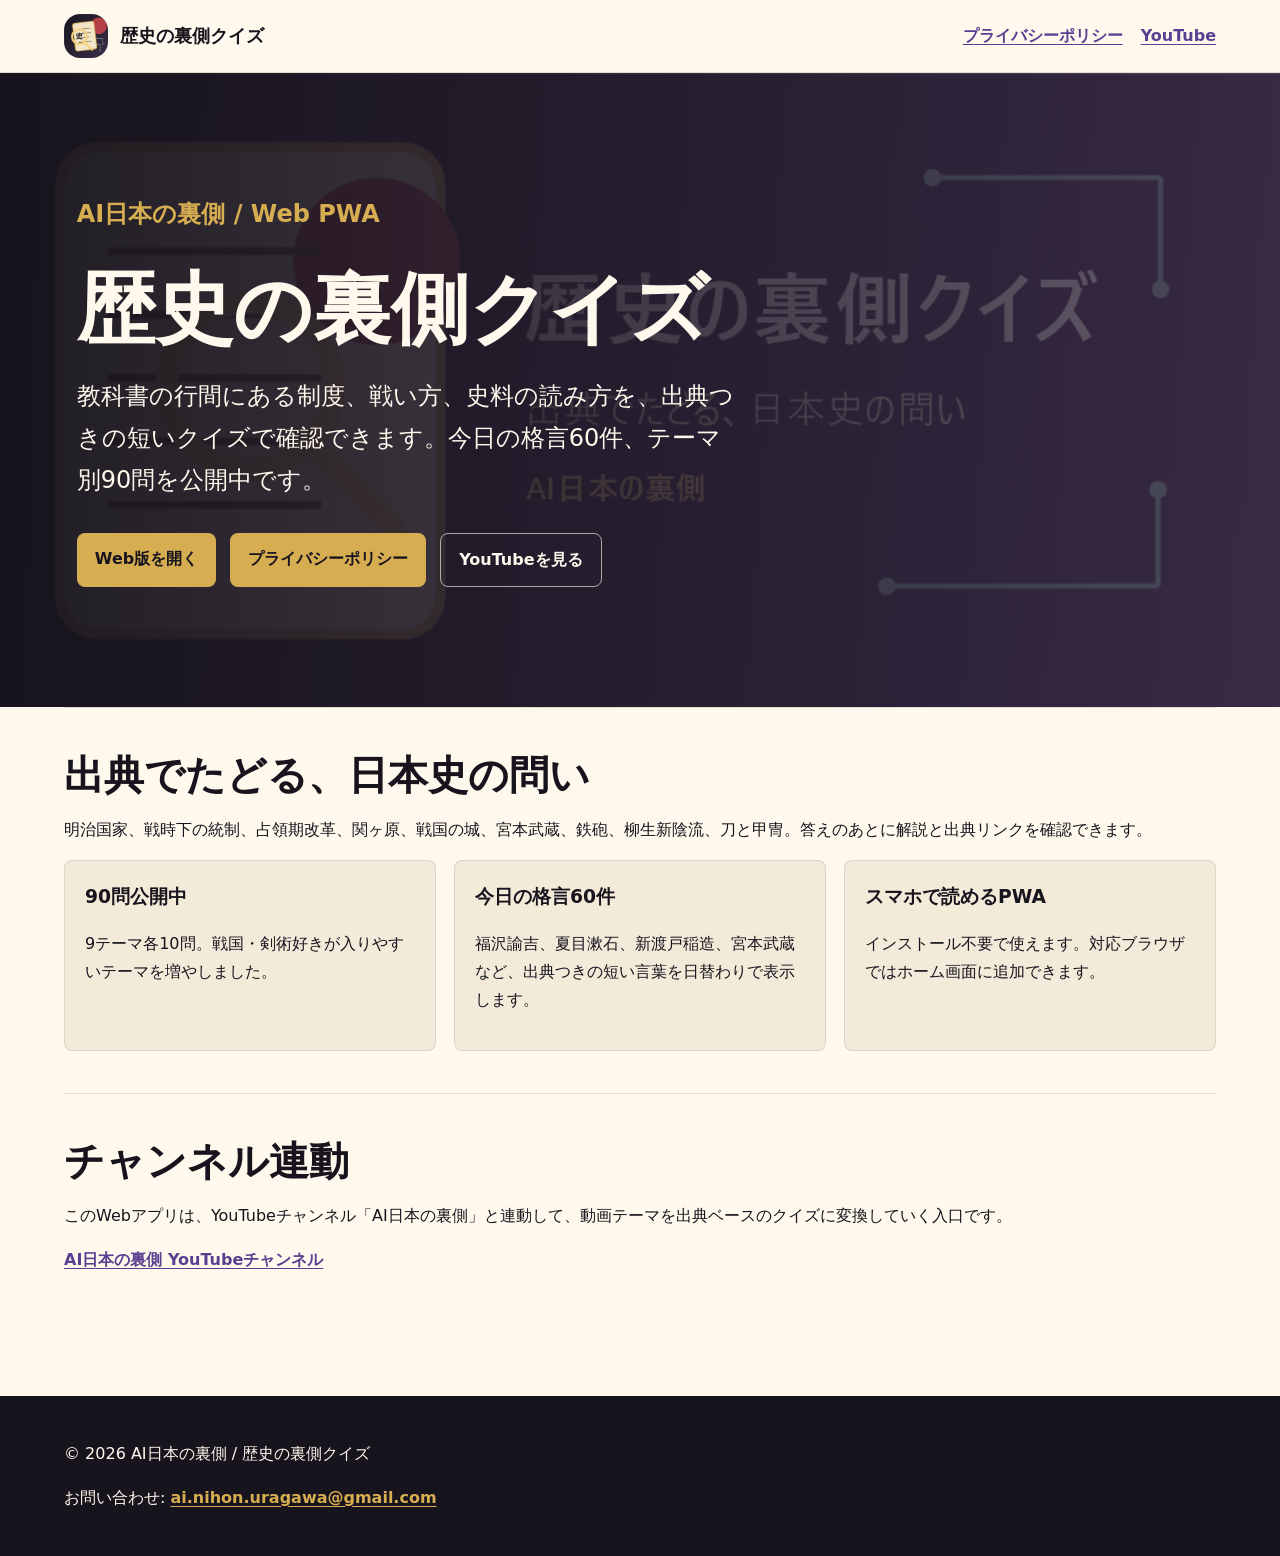
<file: index.html>
<!doctype html>
<html lang="ja">
<head>
  <meta charset="utf-8">
  <meta name="viewport" content="width=device-width, initial-scale=1">
  <title>歴史の裏側クイズ | AI日本の裏側</title>
  <meta name="description" content="AI日本の裏側と連動した出典つき歴史クイズWebアプリ。今日の格言、今日の1問、戦国・剣術・制度史など9テーマ90問を公開中。">
  <meta property="og:title" content="歴史の裏側クイズ | AI日本の裏側">
  <meta property="og:description" content="出典つき90問と今日の格言60件。戦国・剣術・制度史をスマホで腕試し。">
  <meta property="og:type" content="website">
  <meta property="og:url" content="https://ainihonuragawa-lang.github.io/history-quiz-pages/">
  <meta property="og:image" content="https://ainihonuragawa-lang.github.io/history-quiz-pages/assets/feature-graphic-1024x500.png">
  <meta name="twitter:card" content="summary_large_image">
  <link rel="stylesheet" href="styles.css">
</head>
<body>
  <header class="site-header">
    <a class="brand" href="index.html" aria-label="歴史の裏側クイズ">
      <img src="assets/app-icon-512.png" alt="">
      <span>歴史の裏側クイズ</span>
    </a>
    <nav class="nav" aria-label="主要リンク">
      <a href="privacy.html">プライバシーポリシー</a>
      <a href="https://www.youtube.com/@AI%E6%97%A5%E6%9C%AC%E3%81%AE%E8%A3%8F%E5%81%B4" rel="noopener">YouTube</a>
    </nav>
  </header>

  <section class="hero">
    <div class="hero-content">
      <p class="eyebrow">AI日本の裏側 / Web PWA</p>
      <h1>歴史の裏側クイズ</h1>
      <p>教科書の行間にある制度、戦い方、史料の読み方を、出典つきの短いクイズで確認できます。今日の格言60件、テーマ別90問を公開中です。</p>
      <div class="actions">
        <a class="button primary" href="app/">Web版を開く</a>
        <a class="button" href="privacy.html">プライバシーポリシー</a>
        <a class="button secondary" href="https://www.youtube.com/@AI%E6%97%A5%E6%9C%AC%E3%81%AE%E8%A3%8F%E5%81%B4" rel="noopener">YouTubeを見る</a>
      </div>
    </div>
  </section>

  <main>
    <section class="section">
      <h2>出典でたどる、日本史の問い</h2>
      <p>明治国家、戦時下の統制、占領期改革、関ヶ原、戦国の城、宮本武蔵、鉄砲、柳生新陰流、刀と甲冑。答えのあとに解説と出典リンクを確認できます。</p>
      <div class="grid">
        <div class="panel">
          <h3>90問公開中</h3>
          <p>9テーマ各10問。戦国・剣術好きが入りやすいテーマを増やしました。</p>
        </div>
        <div class="panel">
          <h3>今日の格言60件</h3>
          <p>福沢諭吉、夏目漱石、新渡戸稲造、宮本武蔵など、出典つきの短い言葉を日替わりで表示します。</p>
        </div>
        <div class="panel">
          <h3>スマホで読めるPWA</h3>
          <p>インストール不要で使えます。対応ブラウザではホーム画面に追加できます。</p>
        </div>
      </div>
    </section>

    <section class="section">
      <h2>チャンネル連動</h2>
      <p>このWebアプリは、YouTubeチャンネル「AI日本の裏側」と連動して、動画テーマを出典ベースのクイズに変換していく入口です。</p>
      <p><a href="https://www.youtube.com/@AI%E6%97%A5%E6%9C%AC%E3%81%AE%E8%A3%8F%E5%81%B4" rel="noopener">AI日本の裏側 YouTubeチャンネル</a></p>
    </section>
  </main>

  <footer class="site-footer">
    <p>&copy; 2026 AI日本の裏側 / 歴史の裏側クイズ</p>
    <p>お問い合わせ: <a href="mailto:ai.nihon.uragawa@gmail.com">ai.nihon.uragawa@gmail.com</a></p>
  </footer>
</body>
</html>
</file>
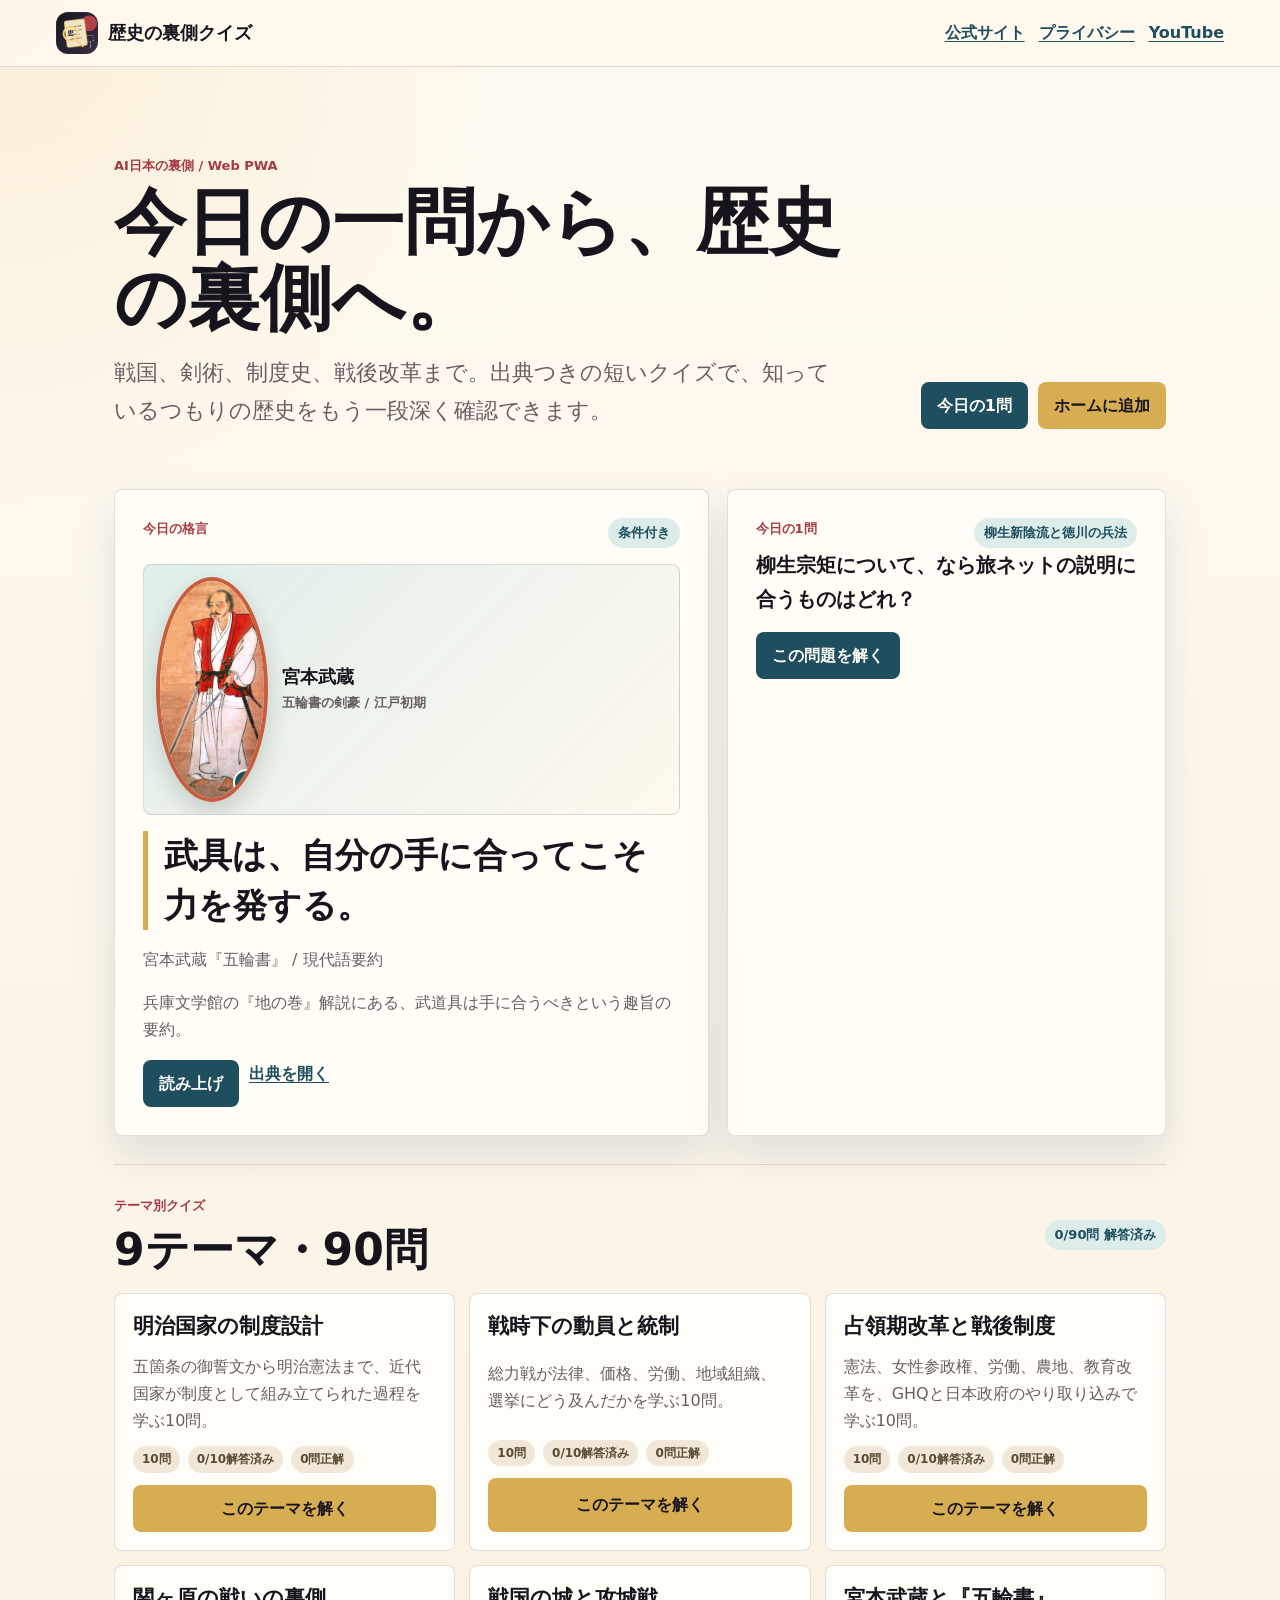
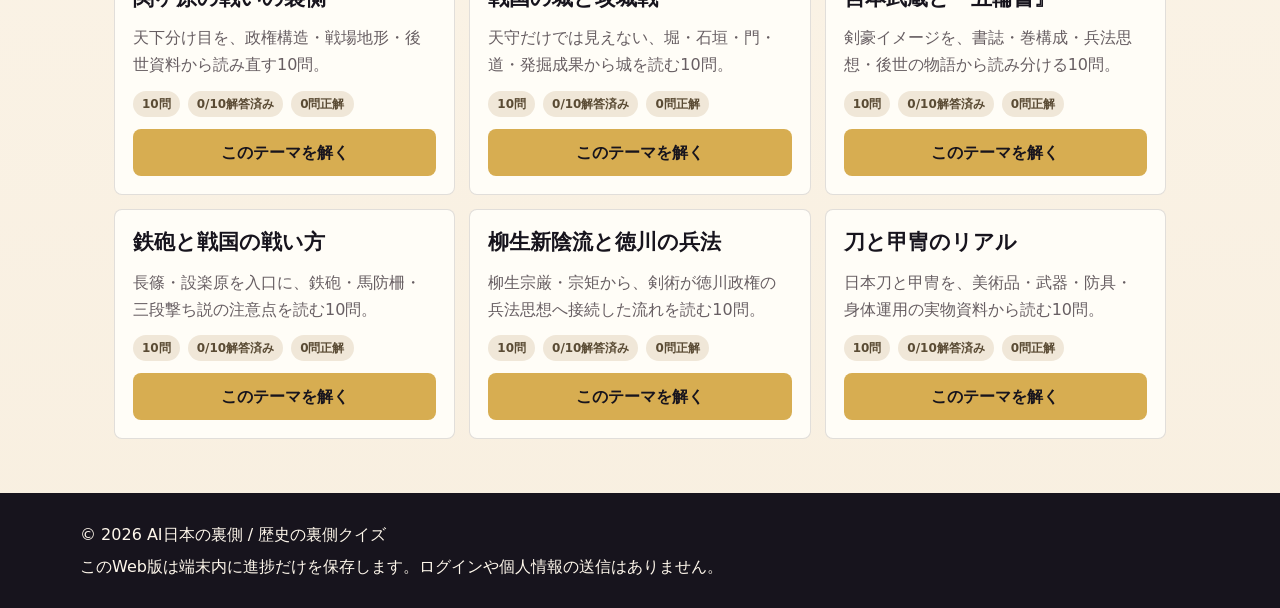
<file: app/index.html>
<!doctype html>
<html lang="ja">
<head>
  <meta charset="utf-8">
  <meta name="viewport" content="width=device-width, initial-scale=1">
  <meta name="theme-color" content="#1f4e5f">
  <meta name="description" content="AI日本の裏側と連動した、出典つき歴史クイズPWA。今日の格言、今日の1問、テーマ別90問をスマホで読めます。">
  <title>歴史の裏側クイズ Web版 | AI日本の裏側</title>
  <link rel="manifest" href="manifest.webmanifest">
  <link rel="icon" href="../assets/app-icon-512.png">
  <link rel="apple-touch-icon" href="../assets/app-icon-512.png">
  <link rel="stylesheet" href="styles.css">
</head>
<body>
  <header class="app-header">
    <a class="brand" href="./" aria-label="歴史の裏側クイズ Web版">
      <img src="../assets/app-icon-512.png" alt="">
      <span>歴史の裏側クイズ</span>
    </a>
    <nav class="nav" aria-label="主要リンク">
      <a href="../index.html">公式サイト</a>
      <a href="../privacy.html">プライバシー</a>
      <a href="https://www.youtube.com/@AI%E6%97%A5%E6%9C%AC%E3%81%AE%E8%A3%8F%E5%81%B4" rel="noopener">YouTube</a>
    </nav>
  </header>

  <main>
    <section class="hero">
      <div>
        <p class="eyebrow">AI日本の裏側 / Web PWA</p>
        <h1>今日の一問から、歴史の裏側へ。</h1>
        <p>戦国、剣術、制度史、戦後改革まで。出典つきの短いクイズで、知っているつもりの歴史をもう一段深く確認できます。</p>
      </div>
      <div class="hero-actions" aria-label="クイック操作">
        <button class="primary-action" id="start-today-question" type="button">今日の1問</button>
        <button class="secondary-action" id="install-button" type="button" hidden>ホームに追加</button>
      </div>
    </section>

    <section class="daily-grid" id="today-question" aria-label="今日のコンテンツ">
      <article class="panel quote-panel">
        <div class="panel-head">
          <p class="section-label">今日の格言</p>
          <span class="certainty" id="quote-certainty">読み込み中</span>
        </div>
        <div class="character-stage quote-character" id="quote-character" aria-live="polite">
          <div class="character-avatar" id="quote-avatar" aria-hidden="true"></div>
          <div class="character-caption">
            <strong id="quote-character-name">読み込み中</strong>
            <span id="quote-character-role"></span>
          </div>
        </div>
        <blockquote id="quote-text">読み込み中...</blockquote>
        <p class="quote-meta" id="quote-meta"></p>
        <p class="quote-note" id="quote-note"></p>
        <div class="inline-actions">
          <button type="button" id="speak-quote">読み上げ</button>
          <a id="quote-source" href="#" rel="noopener">出典を開く</a>
        </div>
      </article>

      <article class="panel question-panel">
        <div class="panel-head">
          <p class="section-label">今日の1問</p>
          <span id="today-theme">読み込み中</span>
        </div>
        <p class="prompt" id="today-prompt">読み込み中...</p>
        <div class="inline-actions">
          <button type="button" id="open-today-question">この問題を解く</button>
        </div>
      </article>
    </section>

    <section class="section" id="themes">
      <div class="section-title">
        <div>
          <p class="section-label">テーマ別クイズ</p>
          <h2>9テーマ・90問</h2>
        </div>
        <p class="saved-state" id="saved-state">進捗を読み込み中</p>
      </div>
      <div class="theme-list" id="theme-list"></div>
    </section>

    <section class="quiz-shell" id="quiz-shell" hidden>
      <div class="quiz-top">
        <button type="button" class="ghost-button" id="back-to-themes">テーマ一覧へ</button>
        <p id="quiz-progress"></p>
      </div>
      <article class="panel quiz-card">
        <div class="panel-head">
          <p class="section-label" id="quiz-theme"></p>
          <span class="certainty" id="quiz-certainty"></span>
        </div>
        <div class="character-stage quiz-character" id="quiz-character" aria-live="polite">
          <div class="character-avatar" id="quiz-avatar" aria-hidden="true"></div>
          <div class="character-caption">
            <strong id="quiz-character-name">史料読み係</strong>
            <span id="quiz-character-role"></span>
          </div>
        </div>
        <h2 id="quiz-prompt"></h2>
        <div class="choice-list" id="choice-list"></div>
        <div class="result" id="result" hidden>
          <p class="result-title" id="result-title"></p>
          <p id="result-explanation"></p>
          <p id="contested-note" class="contested-note"></p>
          <div class="source-list" id="source-list"></div>
          <div class="inline-actions">
            <button type="button" id="next-question">次の問題</button>
            <button type="button" id="retry-question">もう一度</button>
          </div>
        </div>
      </article>
    </section>
  </main>

  <footer class="app-footer">
    <p>&copy; 2026 AI日本の裏側 / 歴史の裏側クイズ</p>
    <p>このWeb版は端末内に進捗だけを保存します。ログインや個人情報の送信はありません。</p>
  </footer>

  <script src="app.js" type="module"></script>
</body>
</html>
</file>
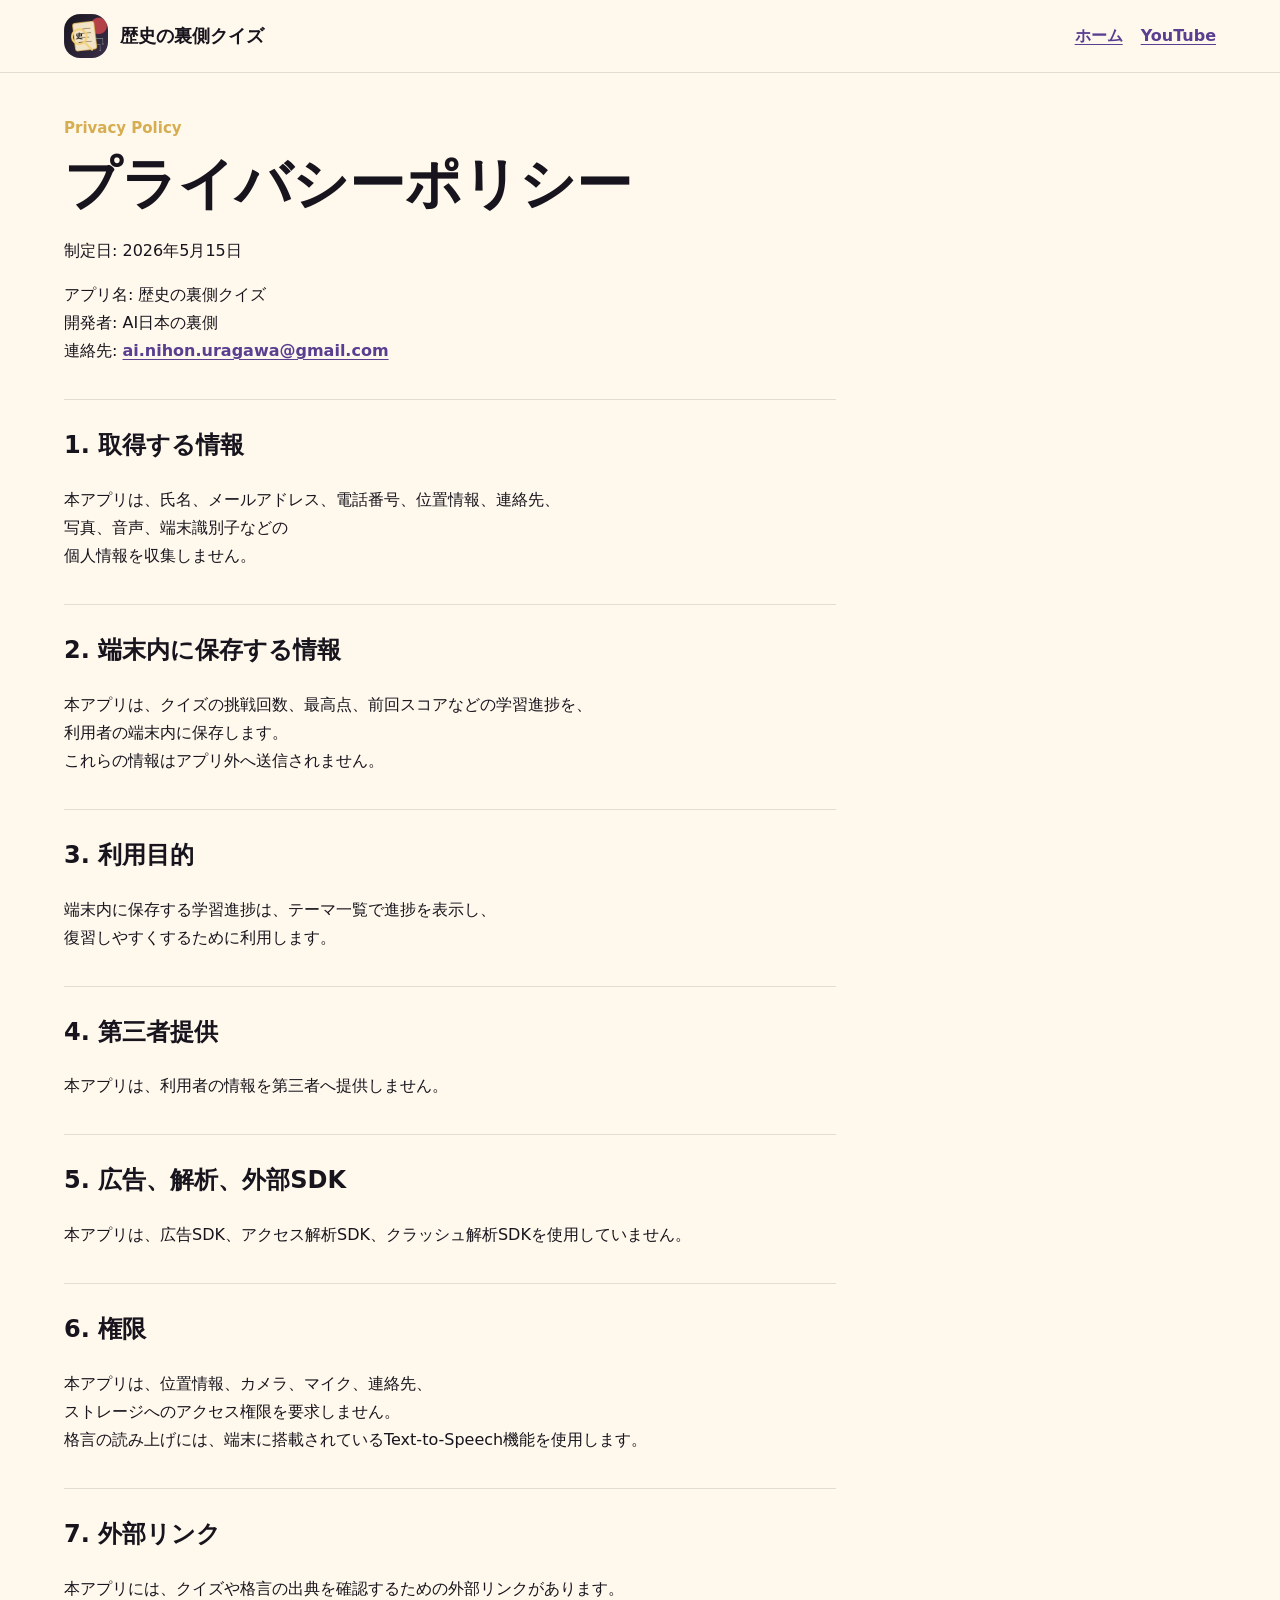
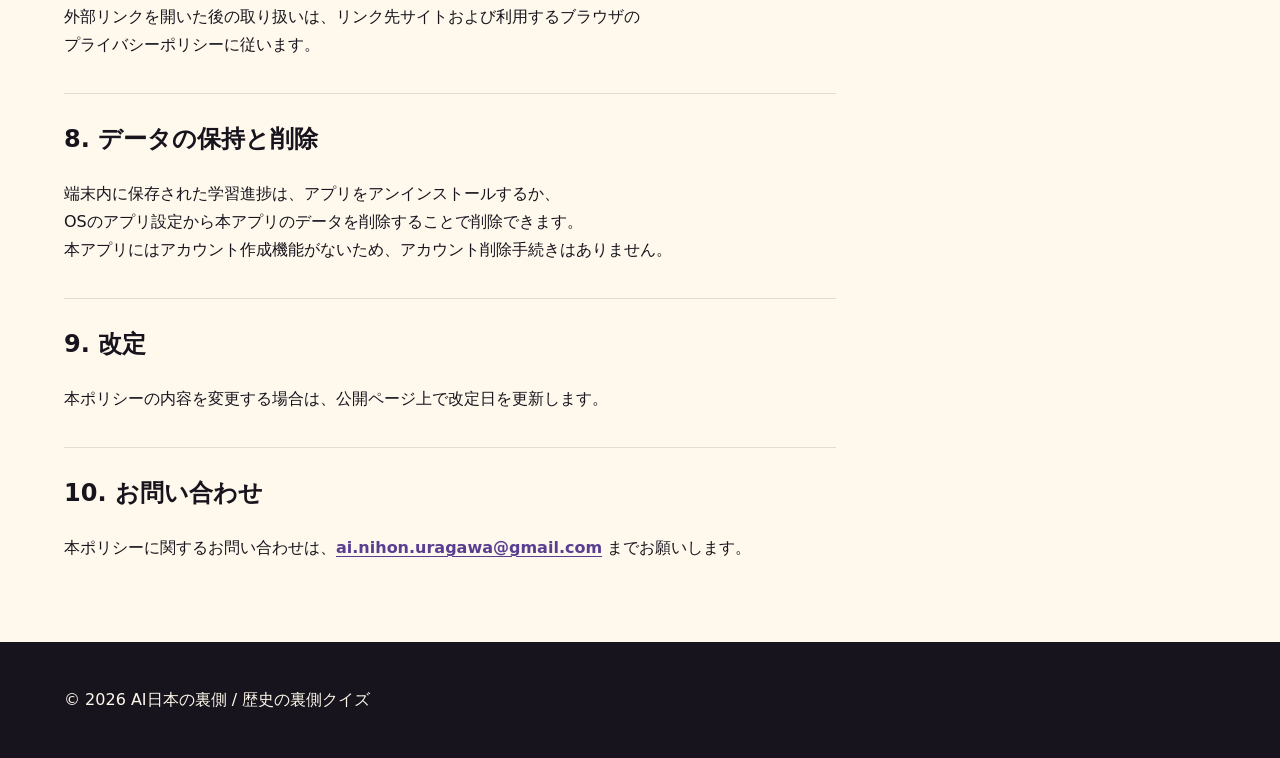
<file: privacy.html>
<!doctype html>
<html lang="ja">
<head>
  <meta charset="utf-8">
  <meta name="viewport" content="width=device-width, initial-scale=1">
  <title>プライバシーポリシー | 歴史の裏側クイズ</title>
  <meta name="description" content="Androidアプリ「歴史の裏側クイズ」のプライバシーポリシーです。">
  <link rel="stylesheet" href="styles.css">
</head>
<body>
  <header class="site-header">
    <a class="brand" href="index.html" aria-label="歴史の裏側クイズ">
      <img src="assets/app-icon-512.png" alt="">
      <span>歴史の裏側クイズ</span>
    </a>
    <nav class="nav" aria-label="主要リンク">
      <a href="index.html">ホーム</a>
      <a href="https://www.youtube.com/@AI%E6%97%A5%E6%9C%AC%E3%81%AE%E8%A3%8F%E5%81%B4" rel="noopener">YouTube</a>
    </nav>
  </header>

  <main class="policy">
    <p class="eyebrow">Privacy Policy</p>
    <h1>プライバシーポリシー</h1>
    <p>制定日: 2026年5月15日</p>
    <p>アプリ名: 歴史の裏側クイズ<br>開発者: AI日本の裏側<br>連絡先: <a href="mailto:ai.nihon.uragawa@gmail.com">ai.nihon.uragawa@gmail.com</a></p>

    <h2>1. 取得する情報</h2>
    <p>本アプリは、氏名、メールアドレス、電話番号、位置情報、連絡先、<br>写真、音声、端末識別子などの<br>個人情報を収集しません。</p>

    <h2>2. 端末内に保存する情報</h2>
    <p>本アプリは、クイズの挑戦回数、最高点、前回スコアなどの学習進捗を、<br>利用者の端末内に保存します。<br>これらの情報はアプリ外へ送信されません。</p>

    <h2>3. 利用目的</h2>
    <p>端末内に保存する学習進捗は、テーマ一覧で進捗を表示し、<br>復習しやすくするために利用します。</p>

    <h2>4. 第三者提供</h2>
    <p>本アプリは、利用者の情報を第三者へ提供しません。</p>

    <h2>5. 広告、解析、外部SDK</h2>
    <p>本アプリは、広告SDK、アクセス解析SDK、クラッシュ解析SDKを使用していません。</p>

    <h2>6. 権限</h2>
    <p>本アプリは、位置情報、カメラ、マイク、連絡先、<br>ストレージへのアクセス権限を要求しません。<br>格言の読み上げには、端末に搭載されているText-to-Speech機能を使用します。</p>

    <h2>7. 外部リンク</h2>
    <p>本アプリには、クイズや格言の出典を確認するための外部リンクがあります。<br>外部リンクを開いた後の取り扱いは、リンク先サイトおよび利用するブラウザの<br>プライバシーポリシーに従います。</p>

    <h2>8. データの保持と削除</h2>
    <p>端末内に保存された学習進捗は、アプリをアンインストールするか、<br>OSのアプリ設定から本アプリのデータを削除することで削除できます。<br>本アプリにはアカウント作成機能がないため、アカウント削除手続きはありません。</p>

    <h2>9. 改定</h2>
    <p>本ポリシーの内容を変更する場合は、公開ページ上で改定日を更新します。</p>

    <h2>10. お問い合わせ</h2>
    <p>本ポリシーに関するお問い合わせは、<a href="mailto:ai.nihon.uragawa@gmail.com">ai.nihon.uragawa@gmail.com</a> までお願いします。</p>
  </main>

  <footer class="site-footer">
    <p>© 2026 AI日本の裏側 / 歴史の裏側クイズ</p>
  </footer>
</body>
</html>
</file>
<file: styles.css>
:root {
  color-scheme: light;
  --ink: #17141d;
  --paper: #fff8ec;
  --paper-muted: #f3ead9;
  --gold: #d7ad51;
  --vermillion: #b54148;
  --sage: #8fb7a6;
  --violet: #342842;
}

* {
  box-sizing: border-box;
}

body {
  margin: 0;
  background: var(--paper);
  color: var(--ink);
  font-family: "Yu Gothic UI", "Meiryo", system-ui, sans-serif;
  line-height: 1.75;
  overflow-x: hidden;
}

h1,
h2,
h3,
p,
a,
span {
  overflow-wrap: anywhere;
  word-break: break-all;
}

a {
  color: #5a3f91;
  font-weight: 700;
  text-decoration-thickness: 0.08em;
  text-underline-offset: 0.18em;
}

.site-header {
  align-items: center;
  background: rgba(255, 248, 236, 0.94);
  border-bottom: 1px solid rgba(23, 20, 29, 0.12);
  display: flex;
  justify-content: space-between;
  padding: 14px clamp(20px, 5vw, 64px);
  position: sticky;
  top: 0;
  z-index: 10;
}

.brand {
  align-items: center;
  color: var(--ink);
  display: inline-flex;
  gap: 12px;
  text-decoration: none;
}

.brand img {
  border-radius: 16px;
  height: 44px;
  width: 44px;
}

.brand span {
  font-size: 18px;
  font-weight: 800;
}

.nav {
  display: flex;
  gap: 18px;
}

.hero {
  background:
    linear-gradient(90deg, rgba(23, 20, 29, 0.96), rgba(52, 40, 66, 0.76)),
    url("assets/feature-graphic-1024x500.png") center / cover no-repeat;
  color: var(--paper);
  max-width: 100vw;
  min-height: 68vh;
  overflow-x: hidden;
  padding: clamp(64px, 10vw, 120px) clamp(22px, 6vw, 80px);
}

.hero-content {
  max-width: 720px;
  min-width: 0;
  width: 100%;
}

.eyebrow {
  color: var(--gold);
  font-size: 15px;
  font-weight: 800;
  letter-spacing: 0;
  margin: 0 0 12px;
}

h1 {
  font-size: clamp(42px, 8vw, 78px);
  line-height: 1.1;
  margin: 0 0 22px;
}

.hero p {
  font-size: clamp(18px, 2.2vw, 24px);
  margin: 0 0 32px;
  max-width: min(100%, 660px);
  width: 100%;
}

.actions {
  display: flex;
  flex-wrap: wrap;
  gap: 14px;
}

.button {
  background: var(--gold);
  border-radius: 8px;
  color: var(--ink);
  display: inline-flex;
  padding: 12px 18px;
  text-decoration: none;
}

.button.secondary {
  background: transparent;
  border: 1px solid rgba(255, 248, 236, 0.62);
  color: var(--paper);
}

main {
  max-width: 100vw;
  overflow-x: hidden;
  padding: 0 clamp(20px, 5vw, 64px) 64px;
}

.section {
  border-top: 1px solid rgba(23, 20, 29, 0.12);
  min-width: 0;
  padding: 42px 0;
}

.section p,
.policy p {
  max-width: 100%;
  width: 100%;
}

.section h2 {
  font-size: clamp(26px, 4vw, 40px);
  line-height: 1.25;
  margin: 0 0 16px;
}

.grid {
  display: grid;
  gap: 18px;
  grid-template-columns: repeat(auto-fit, minmax(220px, 1fr));
}

.panel {
  background: var(--paper-muted);
  border: 1px solid rgba(23, 20, 29, 0.10);
  border-radius: 8px;
  min-width: 0;
  padding: 20px;
}

.panel h3 {
  margin: 0 0 8px;
}

.policy {
  max-width: 900px;
  padding-top: 42px;
}

.policy h1 {
  color: var(--ink);
  font-size: clamp(34px, 6vw, 56px);
}

.policy h2 {
  border-top: 1px solid rgba(23, 20, 29, 0.12);
  margin-top: 34px;
  padding-top: 24px;
}

.site-footer {
  background: var(--ink);
  color: var(--paper);
  padding: 28px clamp(20px, 5vw, 64px);
}

.site-footer a {
  color: var(--gold);
}

@media (max-width: 720px) {
  .site-header {
    align-items: flex-start;
    flex-direction: column;
    gap: 10px;
  }

  .nav {
    flex-wrap: wrap;
  }

  .hero p,
  .section p,
  .policy p {
    max-width: calc(100vw - 48px);
  }
}
</file>
<file: app/styles.css>
:root {
  color-scheme: light;
  --ink: #17141d;
  --muted: #675e62;
  --paper: #fff8ec;
  --paper-strong: #fffdf7;
  --line: rgba(23, 20, 29, 0.13);
  --gold: #d7ad51;
  --teal: #1f4e5f;
  --teal-soft: #dbece9;
  --red: #a53b43;
  --green: #2f7656;
  --shadow: 0 18px 42px rgba(31, 78, 95, 0.12);
}

* {
  box-sizing: border-box;
}

html {
  background: var(--paper);
}

body {
  margin: 0;
  background:
    radial-gradient(circle at 0 0, rgba(215, 173, 81, 0.16), transparent 32rem),
    linear-gradient(180deg, #fffaf1 0%, #f8efe0 100%);
  color: var(--ink);
  font-family: "Yu Gothic UI", "Meiryo", system-ui, sans-serif;
  line-height: 1.7;
  min-height: 100vh;
}

button,
a {
  font: inherit;
}

a {
  color: var(--teal);
  font-weight: 800;
  text-decoration-thickness: 0.08em;
  text-underline-offset: 0.16em;
}

button {
  border: 0;
  cursor: pointer;
}

.app-header {
  align-items: center;
  background: rgba(255, 248, 236, 0.94);
  border-bottom: 1px solid var(--line);
  display: flex;
  justify-content: space-between;
  gap: 18px;
  padding: 12px clamp(18px, 5vw, 56px);
  position: sticky;
  top: 0;
  z-index: 20;
}

.brand {
  align-items: center;
  color: var(--ink);
  display: inline-flex;
  gap: 10px;
  min-width: 0;
  text-decoration: none;
}

.brand img {
  border-radius: 12px;
  height: 42px;
  width: 42px;
}

.brand span {
  font-size: 18px;
  font-weight: 900;
  overflow-wrap: anywhere;
}

.nav {
  display: flex;
  flex-wrap: wrap;
  gap: 14px;
  justify-content: flex-end;
}

main {
  margin: 0 auto;
  max-width: 1120px;
  padding: 28px clamp(16px, 4vw, 34px) 54px;
}

.hero {
  align-items: end;
  display: grid;
  gap: 24px;
  grid-template-columns: minmax(0, 1fr) auto;
  min-height: 260px;
  padding: clamp(28px, 7vw, 60px) 0;
}

.eyebrow,
.section-label {
  color: var(--red);
  font-size: 13px;
  font-weight: 900;
  letter-spacing: 0;
  margin: 0 0 8px;
}

h1,
h2,
p {
  overflow-wrap: anywhere;
}

h1 {
  font-size: clamp(36px, 8vw, 72px);
  line-height: 1.05;
  margin: 0 0 18px;
}

.hero p:not(.eyebrow) {
  color: var(--muted);
  font-size: clamp(17px, 2.4vw, 22px);
  margin: 0;
  max-width: 720px;
}

.hero-actions,
.inline-actions {
  display: flex;
  flex-wrap: wrap;
  gap: 10px;
}

.primary-action,
.secondary-action,
.inline-actions button,
.ghost-button {
  align-items: center;
  border-radius: 8px;
  display: inline-flex;
  font-weight: 900;
  justify-content: center;
  min-height: 44px;
  padding: 10px 16px;
}

.primary-action,
.inline-actions button {
  background: var(--teal);
  color: #fffdf7;
}

.secondary-action {
  background: var(--gold);
  color: var(--ink);
}

.ghost-button {
  background: var(--teal-soft);
  color: var(--teal);
}

.daily-grid {
  display: grid;
  gap: 18px;
  grid-template-columns: minmax(0, 1.15fr) minmax(280px, 0.85fr);
}

.panel {
  background: rgba(255, 253, 247, 0.92);
  border: 1px solid var(--line);
  border-radius: 8px;
  box-shadow: var(--shadow);
  min-width: 0;
  padding: clamp(18px, 3.2vw, 28px);
}

.panel-head,
.section-title,
.quiz-top {
  align-items: center;
  display: flex;
  gap: 14px;
  justify-content: space-between;
}

.certainty,
#today-theme,
.saved-state,
#quiz-progress {
  background: var(--teal-soft);
  border-radius: 999px;
  color: var(--teal);
  display: inline-flex;
  font-size: 13px;
  font-weight: 900;
  padding: 4px 10px;
  white-space: nowrap;
}

blockquote {
  border-left: 5px solid var(--gold);
  font-size: clamp(24px, 4vw, 34px);
  font-weight: 900;
  line-height: 1.45;
  margin: 16px 0;
  padding-left: 16px;
}

.quote-meta,
.quote-note,
.prompt {
  color: var(--muted);
  margin: 0 0 16px;
}

.prompt {
  color: var(--ink);
  font-size: 20px;
  font-weight: 800;
}

.character-stage {
  align-items: center;
  background: linear-gradient(135deg, rgba(219, 236, 233, 0.88), rgba(255, 248, 236, 0.92));
  border: 1px solid var(--line);
  border-radius: 8px;
  display: grid;
  gap: 14px;
  grid-template-columns: 112px minmax(0, 1fr);
  margin: 16px 0;
  min-height: 128px;
  overflow: hidden;
  padding: 12px;
}

.character-avatar {
  aspect-ratio: 1;
  display: grid;
  place-items: center;
  width: 112px;
}

.character-avatar svg {
  display: block;
  height: 100%;
  width: 100%;
}

.portrait-avatar {
  display: block;
  height: 100%;
  margin: 0;
  width: 100%;
}

.portrait-frame {
  background: #fffdf7;
  border: 4px solid var(--portrait-accent, var(--gold));
  border-radius: 50%;
  box-shadow: 0 10px 24px rgba(23, 20, 29, 0.18);
  display: block;
  height: 100%;
  overflow: hidden;
  position: relative;
  width: 100%;
}

.portrait-frame img {
  display: block;
  filter: saturate(0.96) contrast(1.04);
  height: 100%;
  object-fit: cover;
  object-position: 50% 18%;
  width: 100%;
}

.portrait-badge {
  background: var(--teal);
  border: 2px solid #fffdf7;
  border-radius: 999px;
  bottom: 2px;
  color: #fffdf7;
  font-size: 11px;
  font-weight: 900;
  line-height: 1;
  max-width: 76px;
  overflow: hidden;
  padding: 6px 7px;
  position: absolute;
  right: 2px;
  text-overflow: ellipsis;
  white-space: nowrap;
}

.portrait-fallback {
  align-items: center;
  background: var(--teal);
  border: 4px solid var(--gold);
  border-radius: 50%;
  color: #fffdf7;
  display: inline-flex;
  font-size: 42px;
  font-weight: 900;
  height: 100%;
  justify-content: center;
  width: 100%;
}

.character-caption {
  display: grid;
  gap: 4px;
  min-width: 0;
}

.character-caption strong {
  font-size: 18px;
  line-height: 1.3;
}

.character-caption span {
  color: var(--muted);
  font-size: 13px;
  font-weight: 800;
}

.character-stage[data-mood="speaking"] .character-avatar {
  animation: avatar-talk 0.44s ease-in-out infinite;
}

.character-stage[data-mood="correct"] .character-avatar {
  animation: avatar-correct 0.72s ease-out 1;
}

.character-stage[data-mood="correct"] .portrait-frame {
  border-color: var(--green);
  box-shadow: 0 0 0 6px rgba(47, 118, 86, 0.14), 0 14px 28px rgba(47, 118, 86, 0.2);
}

.character-stage[data-mood="correct"] .portrait-badge {
  background: var(--green);
}

.character-stage[data-mood="wrong"] .character-avatar {
  animation: avatar-wrong 0.48s ease-in-out 1;
}

.character-stage[data-mood="wrong"] .portrait-frame {
  border-color: var(--red);
  box-shadow: 0 0 0 6px rgba(165, 59, 67, 0.13), 0 14px 28px rgba(165, 59, 67, 0.17);
}

.character-stage[data-mood="wrong"] .portrait-frame img {
  filter: grayscale(0.42) saturate(0.84) contrast(0.96);
}

.character-stage[data-mood="wrong"] .portrait-badge {
  background: var(--red);
}

.character-stage[data-mood="thinking"] .character-avatar {
  animation: avatar-think 1.8s ease-in-out infinite;
}

@keyframes avatar-talk {
  0%,
  100% {
    transform: translateY(0) rotate(0deg);
  }
  50% {
    transform: translateY(-5px) rotate(-2deg);
  }
}

@keyframes avatar-correct {
  0% {
    transform: scale(0.94);
  }
  45% {
    transform: scale(1.1) rotate(-3deg);
  }
  100% {
    transform: scale(1);
  }
}

@keyframes avatar-wrong {
  0%,
  100% {
    transform: translateX(0);
  }
  25% {
    transform: translateX(-6px);
  }
  75% {
    transform: translateX(6px);
  }
}

@keyframes avatar-think {
  0%,
  100% {
    transform: translateY(0);
  }
  50% {
    transform: translateY(-3px);
  }
}

.section {
  border-top: 1px solid var(--line);
  margin-top: 28px;
  padding-top: 30px;
}

.section-title {
  margin-bottom: 18px;
}

.section-title h2 {
  font-size: clamp(28px, 5vw, 44px);
  line-height: 1.15;
  margin: 0;
}

.theme-list {
  display: grid;
  gap: 14px;
  grid-template-columns: repeat(3, minmax(0, 1fr));
}

.theme-card {
  background: var(--paper-strong);
  border: 1px solid var(--line);
  border-radius: 8px;
  display: grid;
  gap: 12px;
  min-height: 230px;
  padding: 18px;
}

.theme-card h3 {
  font-size: 21px;
  line-height: 1.35;
  margin: 0;
}

.theme-card p {
  color: var(--muted);
  margin: 0;
}

.theme-meta {
  align-items: center;
  display: flex;
  flex-wrap: wrap;
  gap: 8px;
  margin-top: auto;
}

.theme-meta span {
  background: #f0e7d8;
  border-radius: 999px;
  color: #5a4b34;
  font-size: 12px;
  font-weight: 900;
  padding: 3px 9px;
}

.theme-card button {
  background: var(--gold);
  border-radius: 8px;
  color: var(--ink);
  font-weight: 900;
  min-height: 44px;
  padding: 10px 14px;
}

.quiz-shell {
  margin-top: 28px;
}

.quiz-top {
  margin-bottom: 12px;
}

.quiz-card h2 {
  font-size: clamp(23px, 4vw, 36px);
  line-height: 1.35;
  margin: 12px 0 18px;
}

.choice-list {
  display: grid;
  gap: 10px;
}

.choice {
  background: #fffaf1;
  border: 1px solid var(--line);
  border-radius: 8px;
  color: var(--ink);
  display: grid;
  font-weight: 800;
  gap: 8px;
  grid-template-columns: 34px minmax(0, 1fr);
  min-height: 58px;
  padding: 12px;
  text-align: left;
}

.choice:disabled {
  cursor: default;
  opacity: 0.9;
}

.choice.correct {
  background: #e5f2e9;
  border-color: rgba(47, 118, 86, 0.55);
}

.choice.wrong {
  background: #f8e5e4;
  border-color: rgba(165, 59, 67, 0.5);
}

.choice-id {
  align-items: center;
  background: var(--teal);
  border-radius: 8px;
  color: #fff;
  display: inline-flex;
  height: 34px;
  justify-content: center;
  width: 34px;
}

.result {
  border-top: 1px solid var(--line);
  margin-top: 18px;
  padding-top: 18px;
}

.result-title {
  font-size: 20px;
  font-weight: 900;
  margin: 0 0 8px;
}

.contested-note {
  color: var(--red);
  font-weight: 800;
}

.source-list {
  display: grid;
  gap: 10px;
  margin: 14px 0 18px;
}

.source-item {
  background: #f7efe3;
  border-radius: 8px;
  padding: 12px;
}

.source-item p {
  color: var(--muted);
  margin: 5px 0 0;
}

.app-footer {
  background: var(--ink);
  color: var(--paper);
  padding: 24px clamp(16px, 4vw, 34px);
}

.app-footer p {
  margin: 4px auto;
  max-width: 1120px;
}

.is-hidden {
  display: none !important;
}

@media (max-width: 860px) {
  .app-header,
  .hero,
  .daily-grid,
  .section-title,
  .quiz-top {
    align-items: stretch;
    display: flex;
    flex-direction: column;
  }

  .nav {
    justify-content: flex-start;
  }

  .theme-list {
    grid-template-columns: 1fr;
  }

  .panel-head {
    align-items: flex-start;
    flex-direction: column;
  }

  .character-stage {
    grid-template-columns: 92px minmax(0, 1fr);
    min-height: 108px;
  }

  .character-avatar {
    width: 92px;
  }
}
</file>
